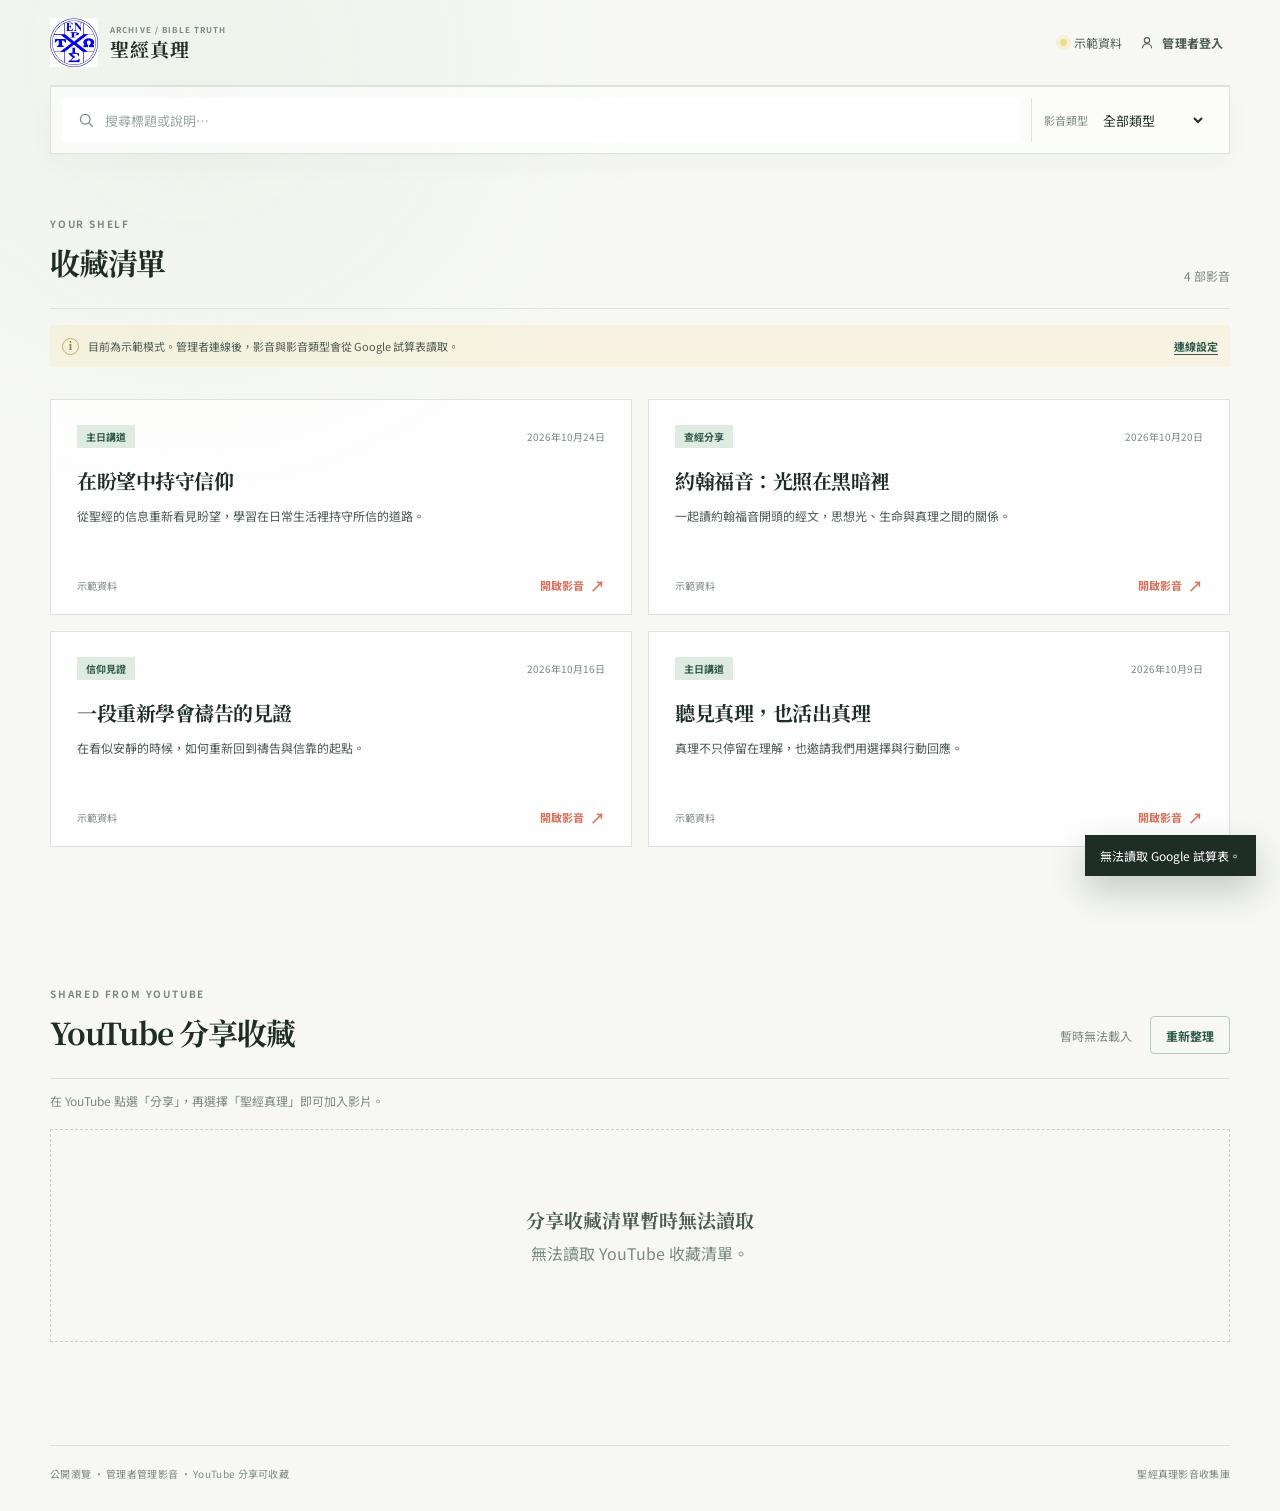
<file: index.html>
<!doctype html>
<html lang="zh-Hant">
  <head>
    <meta charset="UTF-8" />
    <meta name="viewport" content="width=device-width, initial-scale=1.0" />
    <meta name="description" content="聖經真理影音收集庫：公開瀏覽、搜尋與依影音類型整理。" />
    <title>聖經真理</title>
    <meta name="theme-color" content="#2f5c4c" />
    <link rel="manifest" href="./manifest.json" />
    <link rel="icon" href="./icons/icon-192.png" type="image/png" />
    <link rel="preconnect" href="https://fonts.googleapis.com" />
    <link rel="preconnect" href="https://fonts.gstatic.com" crossorigin />
    <link href="https://fonts.googleapis.com/css2?family=Noto+Sans+TC:wght@400;500;600;700&family=Noto+Serif+TC:wght@500;600;700;900&display=swap" rel="stylesheet" />
    <link rel="stylesheet" href="./styles.css" />
    <script src="./app.js" defer></script>
  </head>
  <body>
      <div class="app-shell">
      <header class="topbar">
        <a class="brand" href="./" aria-label="回到聖經真理首頁">
          <img class="brand-mark" src="./assets/church-logo.webp" alt="" aria-hidden="true" />
          <span class="brand-text">
            <span class="eyebrow">ARCHIVE / BIBLE TRUTH</span>
            <strong>聖經真理</strong>
          </span>
        </a>
        <div class="top-actions">
          <span id="connectionState" class="status-pill"><span class="status-dot"></span>示範資料</span>
          <button id="loginButton" class="button button-quiet" type="button">
            <svg aria-hidden="true" viewBox="0 0 24 24"><path d="M12 12a4 4 0 1 0 0-8 4 4 0 0 0 0 8Zm7 8a7 7 0 0 0-14 0" /></svg>
            管理者登入
          </button>
          <div id="adminActions" class="admin-actions" hidden>
            <span id="adminName" class="admin-name"></span>
            <button id="logoutButton" class="button button-quiet" type="button">登出</button>
          </div>
        </div>
      </header>

      <main>
        <section class="toolbar" aria-label="影音搜尋與篩選">
          <label class="search-field">
            <svg aria-hidden="true" viewBox="0 0 24 24"><circle cx="11" cy="11" r="6.5" /><path d="m16 16 5 5" /></svg>
            <span class="sr-only">搜尋影音</span>
            <input id="searchInput" type="search" autocomplete="off" placeholder="搜尋標題或說明…" />
          </label>
          <label class="type-field">
            <span class="field-label">影音類型</span>
            <select id="typeFilter" aria-label="依影音類型篩選">
              <option value="all">全部類型</option>
            </select>
          </label>
          <button id="addTypeButton" class="button button-outline admin-only" type="button" hidden>＋ 新增類型</button>
        </section>

        <section class="collection-header">
          <div>
            <p class="eyebrow">YOUR SHELF</p>
            <h2>收藏清單</h2>
          </div>
          <div class="collection-meta">
            <span id="collectionCount">0 部影音</span>
            <button id="addMediaButton" class="button button-primary admin-only" type="button" hidden>＋ 新增影音</button>
          </div>
        </section>

        <div id="demoNotice" class="demo-notice" role="status">
          <span class="notice-icon">i</span>
          <span>目前為示範模式。管理者連線後，影音與影音類型會從 Google 試算表讀取。</span>
          <button id="openSettingsButton" class="text-button" type="button">連線設定</button>
        </div>

        <section id="mediaGrid" class="media-list" aria-live="polite"></section>

        <section class="youtube-share-section" aria-labelledby="youtubeShareHeading">
          <div class="collection-header">
            <div>
              <p class="eyebrow">SHARED FROM YOUTUBE</p>
              <h2 id="youtubeShareHeading">YouTube 分享收藏</h2>
            </div>
            <div class="collection-meta">
              <span id="youtubeShareCount">載入中…</span>
              <button id="youtubeShareRefresh" class="button button-outline" type="button">重新整理</button>
            </div>
          </div>
          <p class="youtube-share-note">在 YouTube 點選「分享」，再選擇「聖經真理」即可加入影片。</p>
          <section id="youtubeShareGrid" class="media-list" aria-live="polite"></section>
        </section>
      </main>

      <footer class="footer">
        <span>公開瀏覽 · 管理者管理影音 · YouTube 分享可收藏</span>
        <span>聖經真理影音收集庫</span>
      </footer>
    </div>

    <div id="modalBackdrop" class="modal-backdrop" hidden>
      <div id="loginModal" class="modal" role="dialog" aria-modal="true" aria-labelledby="loginTitle" hidden>
        <button class="modal-close" data-close-modal aria-label="關閉">×</button>
        <p class="eyebrow accent">MANAGER ACCESS</p>
        <h2 id="loginTitle">管理者登入</h2>
        <p class="modal-intro">登入後才能新增影音與影音類型。管理者名單由 Google 試算表的 <code>Admins</code> 工作表控制。</p>
        <div id="googleSignInButton" class="google-sign-in"></div>
        <div id="loginMessage" class="inline-message" role="status"></div>
        <details class="connection-details" open>
          <summary>第一次使用？先設定連線</summary>
          <div class="form-stack compact-stack">
            <label>Apps Script Web App URL<input id="appsScriptUrlInput" type="url" placeholder="https://script.google.com/macros/s/…/exec" /></label>
            <label>Google OAuth Client ID<input id="googleClientIdInput" type="text" placeholder="1234567890-abc…apps.googleusercontent.com" /></label>
            <button id="saveSettingsButton" class="button button-outline" type="button">儲存連線設定並讀取</button>
            <p class="helper-text">只使用正式 <code>/exec</code> 網址。這兩項設定保存在本瀏覽器，不會寫入公開程式碼。</p>
          </div>
        </details>
        <div class="preview-login">
          <span>本機預覽用</span>
          <button id="demoAdminButton" class="text-button" type="button">進入示範管理者模式</button>
        </div>
      </div>

      <div id="mediaModal" class="modal" role="dialog" aria-modal="true" aria-labelledby="mediaTitle" hidden>
        <button class="modal-close" data-close-modal aria-label="關閉">×</button>
        <p class="eyebrow accent">ADD TO SHELF</p>
        <h2 id="mediaTitle">新增影音</h2>
        <form id="mediaForm" class="form-stack">
          <label>影音網址<span class="required">*</span><input name="url" required type="url" placeholder="https://www.youtube.com/watch?v=…" /><span id="mediaUrlStatus" class="helper-text" role="status"></span></label>
          <label>影音標題<span class="required">*</span><input name="title" required maxlength="120" placeholder="輸入網址後自動帶入，也可自行修改" /></label>
          <label>縮圖網址<input name="thumbnail" type="url" placeholder="輸入影音網址後自動帶入" /><span id="mediaThumbnailStatus" class="helper-text" role="status"></span></label>
          <label>影音類型<span class="required">*</span><select name="type" id="mediaTypeInput" required></select></label>
          <label>簡短說明<textarea name="description" maxlength="300" rows="3" placeholder="輸入 YouTube 網址後自動帶入影片說明，也可自行修改"></textarea><span id="mediaDescriptionStatus" class="helper-text" role="status"></span></label>
          <div class="form-actions"><button class="button button-outline" data-close-modal type="button">取消</button><button id="mediaSubmitButton" class="button button-primary" type="submit">儲存影音</button></div>
        </form>
      </div>

      <div id="typeModal" class="modal" role="dialog" aria-modal="true" aria-labelledby="typeTitle" hidden>
        <button class="modal-close" data-close-modal aria-label="關閉">×</button>
        <p class="eyebrow accent">CATEGORY MANAGEMENT</p>
        <h2 id="typeTitle">新增影音類型</h2>
        <form id="typeForm" class="form-stack">
          <label>類型名稱<span class="required">*</span><input name="name" required maxlength="40" placeholder="例如：主日講道" /></label>
          <div class="form-actions"><button class="button button-outline" data-close-modal type="button">取消</button><button id="typeSubmitButton" class="button button-primary" type="submit">新增類型</button></div>
        </form>
        <div class="type-management">
          <p class="section-label">現有影音類型</p>
          <div id="typeList" class="type-list" aria-live="polite"></div>
        </div>
      </div>
    </div>

    <div id="toast" class="toast" role="status" aria-live="polite"></div>
  </body>
</html>
</file>
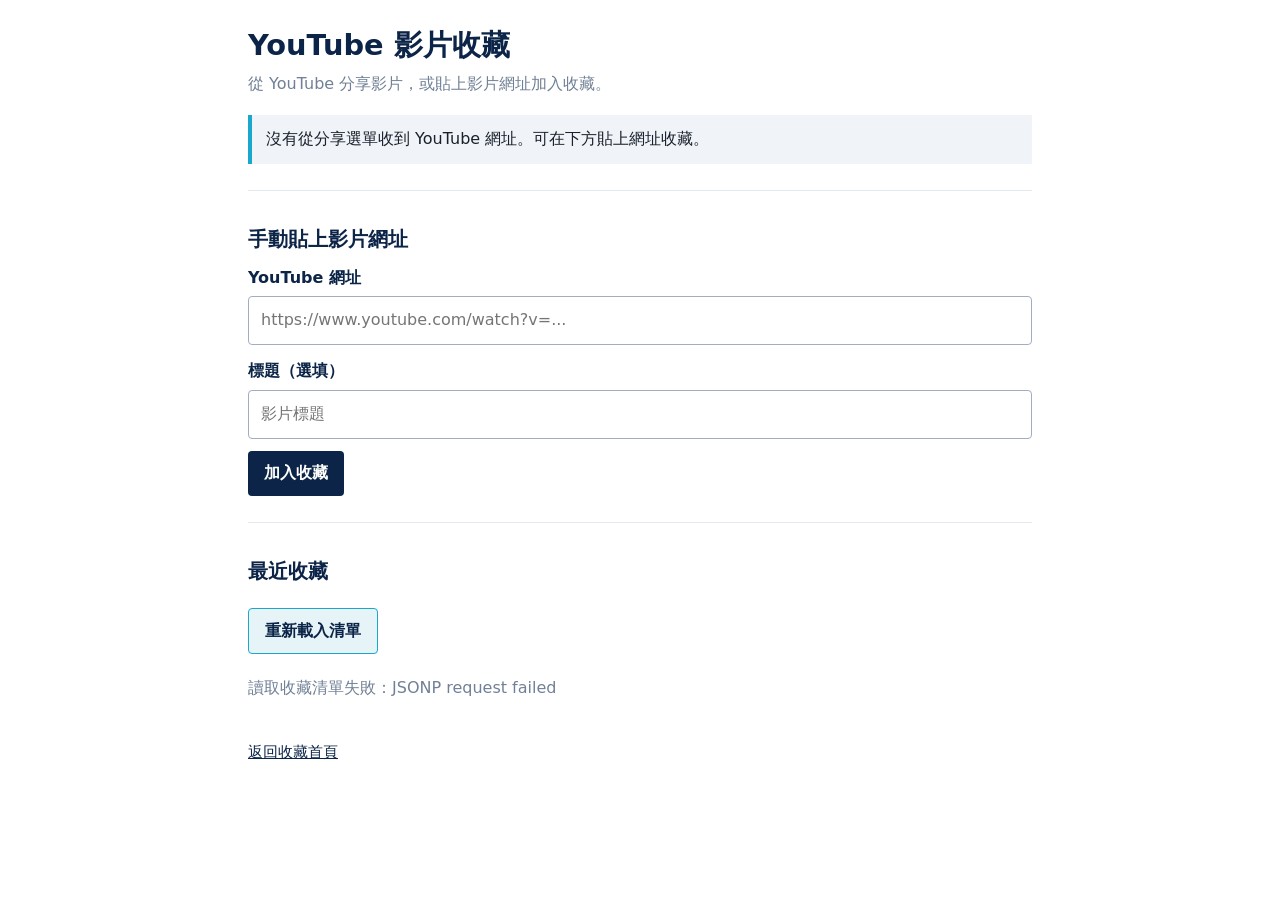
<file: share-target.html>
<!doctype html>
<html lang="zh-Hant">
<head>
  <meta charset="utf-8">
  <meta name="viewport" content="width=device-width, initial-scale=1">
  <meta name="theme-color" content="#0B2447">
  <title>YouTube 影片收藏</title>
  <style>
    :root { color-scheme: light; --navy: #0B2447; --teal: #19A7CE; --ink: #1A202C; --muted: #718096; --line: #E2E8F0; --pale: #F0F4F8; }
    * { box-sizing: border-box; }
    body { margin: 0; background: #fff; color: var(--ink); font: 16px/1.55 system-ui, -apple-system, "Noto Sans TC", sans-serif; }
    main { max-width: 820px; margin: 0 auto; padding: 28px 18px 48px; }
    h1, h2 { color: var(--navy); line-height: 1.25; }
    h1 { margin: 0 0 8px; font-size: 1.8rem; }
    h2 { margin: 28px 0 12px; font-size: 1.25rem; }
    p { margin: 8px 0; }
    .intro, .note { color: var(--muted); }
    .status { margin: 18px 0; min-height: 48px; padding: 12px 14px; border-left: 4px solid var(--teal); background: var(--pale); }
    .status[data-kind="error"] { border-left-color: #A33; }
    .status[data-kind="success"] { border-left-color: #287A55; }
    label { display: block; margin: 14px 0 6px; color: var(--navy); font-weight: 700; }
    input, textarea { width: 100%; padding: 11px 12px; border: 1px solid #A0AEC0; border-radius: 4px; font: inherit; }
    textarea { min-height: 78px; resize: vertical; }
    button { min-height: 44px; margin-top: 12px; padding: 10px 16px; border: 0; border-radius: 4px; background: var(--navy); color: #fff; font: inherit; font-weight: 700; cursor: pointer; }
    button.secondary { background: #E6F4F8; color: var(--navy); border: 1px solid var(--teal); }
    button:disabled { opacity: .65; cursor: wait; }
    .section { border-top: 1px solid var(--line); margin-top: 26px; padding-top: 8px; }
    .record { display: grid; grid-template-columns: 160px 1fr; gap: 14px; padding: 14px 0; border-bottom: 1px solid var(--line); }
    .record img { display: block; width: 160px; aspect-ratio: 16 / 9; object-fit: cover; background: var(--pale); }
    .record-title { color: var(--navy); font-weight: 700; text-decoration: none; }
    .record-meta { margin-top: 5px; color: var(--muted); font-size: .9rem; }
    .empty { color: var(--muted); padding: 14px 0; }
    .footer { margin-top: 26px; font-size: .92rem; }
    .footer a { color: var(--navy); }
    [hidden] { display: none !important; }
    @media (max-width: 560px) {
      main { padding: 22px 14px 36px; }
      .record { grid-template-columns: 112px 1fr; gap: 10px; }
      .record img { width: 112px; }
      h1 { font-size: 1.5rem; }
    }
  </style>
  <link rel="manifest" href="/ytc/manifest.json">
</head>
<body>
  <main>
    <h1>YouTube 影片收藏</h1>
    <p class="intro">從 YouTube 分享影片，或貼上影片網址加入收藏。</p>

    <div id="status" class="status" role="status" aria-live="polite">正在檢查分享內容……</div>

    <section id="share-summary" hidden>
      <p><strong>準備收藏：</strong> <a id="shared-link" href="#" target="_blank" rel="noopener noreferrer">開啟 YouTube 影片</a></p>
      <p id="shared-title" class="note"></p>
    </section>

    <section id="manual-section" class="section" hidden>
      <h2>手動貼上影片網址</h2>
      <form id="manual-form">
        <label for="manual-url">YouTube 網址</label>
        <input id="manual-url" name="url" type="url" inputmode="url" placeholder="https://www.youtube.com/watch?v=..." autocomplete="url" required>
        <label for="manual-title">標題（選填）</label>
        <input id="manual-title" name="title" type="text" maxlength="300" placeholder="影片標題">
        <button id="submit-button" type="submit">加入收藏</button>
      </form>
    </section>

    <section class="section" aria-labelledby="list-heading">
      <h2 id="list-heading">最近收藏</h2>
      <button id="refresh-button" class="secondary" type="button">重新載入清單</button>
      <div id="records" aria-live="polite"></div>
    </section>

    <p class="footer"><a href="/ytc/">返回收藏首頁</a></p>
  </main>

  <script>
    // 此範例直接呼叫公開部署的 Apps Script。若把本頁放到公開 GitHub Pages，
    // 任何訪客都能從原始碼看到此網址並呼叫 API；請勿用於敏感資料。
    const APPS_SCRIPT_URL = 'https://script.google.com/macros/s/AKfycbywcOy4bzGTVUpCd6pJi92rwbAHz5Sy5uHYfy9-p9QP23nfL-FaWTt5Fbns4iT2Gde4/exec';
    const STATUS_POLL_ATTEMPTS = 24;
    const STATUS_POLL_INTERVAL_MS = 700;

    const statusEl = document.getElementById('status');
    const shareSummaryEl = document.getElementById('share-summary');
    const sharedLinkEl = document.getElementById('shared-link');
    const sharedTitleEl = document.getElementById('shared-title');
    const manualSectionEl = document.getElementById('manual-section');
    const manualFormEl = document.getElementById('manual-form');
    const submitButtonEl = document.getElementById('submit-button');
    const recordsEl = document.getElementById('records');
    let retryRequest = null;

    document.addEventListener('DOMContentLoaded', initialize);

    async function initialize() {
      document.getElementById('refresh-button').addEventListener('click', loadRecords);
      manualFormEl.addEventListener('submit', onManualSubmit);

      const share = readShareParameters();
      if (share.url) {
        manualSectionEl.hidden = true;
        shareSummaryEl.hidden = false;
        sharedLinkEl.href = share.url;
        sharedLinkEl.textContent = share.url;
        sharedTitleEl.textContent = share.title || '分享內容未提供標題；收藏時會以影片 ID 作為預設標題。';
        await submitVideo(share);
      } else {
        manualSectionEl.hidden = false;
        setStatus('沒有從分享選單收到 YouTube 網址。可在下方貼上網址收藏。', 'info');
      }

      await loadRecords();
    }

    function readShareParameters() {
      const params = new URLSearchParams(window.location.search);
      const sharedTitle = (params.get('title') || '').trim();
      const sharedText = (params.get('text') || '').trim();
      const sharedUrl = (params.get('url') || '').trim();
      const url = findYouTubeUrl(sharedUrl) || findYouTubeUrl(sharedText) || findYouTubeUrl(sharedTitle);
      const title = sharedTitle || removeUrlFromText(sharedText, url);
      return { url, title, text: sharedText };
    }

    function findYouTubeUrl(value) {
      const text = String(value || '').trim();
      if (!text) return '';

      const candidates = [];
      if (/^https?:\/\//i.test(text)) candidates.push(text);
      const matches = text.match(/https?:\/\/(?:www\.|m\.|music\.)?(?:youtube\.com|youtu\.be)\/[^\s<>"'`]+/ig) || [];
      candidates.push(...matches);

      for (const candidate of candidates) {
        const cleaned = candidate.replace(/[),.;!?]+$/, '');
        if (parseYouTubeVideoId(cleaned)) return cleaned;
      }
      return '';
    }

    function parseYouTubeVideoId(value) {
      try {
        const parsed = new URL(value);
        const host = parsed.hostname.toLowerCase().replace(/^www\./, '');
        const validHost = ['youtube.com', 'm.youtube.com', 'music.youtube.com', 'youtu.be'].includes(host);
        if (!validHost || !['http:', 'https:'].includes(parsed.protocol)) return '';

        let id = '';
        if (host === 'youtu.be') {
          id = parsed.pathname.split('/').filter(Boolean)[0] || '';
        } else if (parsed.pathname === '/watch') {
          id = parsed.searchParams.get('v') || '';
        } else {
          const parts = parsed.pathname.split('/').filter(Boolean);
          if (['shorts', 'embed', 'live'].includes(parts[0])) id = parts[1] || '';
        }
        return /^[A-Za-z0-9_-]{11}$/.test(id) ? id : '';
      } catch (error) {
        return '';
      }
    }

    function removeUrlFromText(text, url) {
      if (!text) return '';
      return text.replace(url || /https?:\/\/\S+/ig, '').replace(/\s+/g, ' ').trim();
    }

    async function onManualSubmit(event) {
      event.preventDefault();
      const url = findYouTubeUrl(document.getElementById('manual-url').value);
      if (!url) {
        setStatus('網址格式不正確，請貼上有效的 YouTube 影片連結。', 'error');
        return;
      }
      const title = document.getElementById('manual-title').value.trim();
      shareSummaryEl.hidden = false;
      sharedLinkEl.href = url;
      sharedLinkEl.textContent = url;
      sharedTitleEl.textContent = title || '';
      await submitVideo({ url, title, text: '' });
      await loadRecords();
    }

    async function submitVideo(share) {
      const videoId = parseYouTubeVideoId(share.url);
      if (!videoId) {
        setStatus('無法辨識這個 YouTube 網址。', 'error');
        return;
      }

      const request = {
        action: 'add',
        requestId: createRequestId(),
        url: share.url,
        title: share.title || '',
        text: share.text || '',
        category: '',
        note: ''
      };
      retryRequest = request;
      submitButtonEl.disabled = true;
      setStatus('已送出收藏請求，正在確認試算表寫入結果……', 'info');

      try {
        // Apps Script 的 POST 回應在跨網域 no-cors 模式下不可讀；
        // 所以只將 POST 視為「已送出」，再用唯讀 JSONP status 查詢明確結果。
        await fetch(APPS_SCRIPT_URL, {
          method: 'POST',
          mode: 'no-cors',
          headers: { 'Content-Type': 'text/plain;charset=utf-8' },
          body: JSON.stringify(request)
        });
        await pollRequestStatus(request);
      } catch (error) {
        setStatus('目前無法確認伺服器回應。請稍後按「重試確認」；系統會沿用同一 requestId，降低重複新增風險。', 'error');
        showRetryButton();
      } finally {
        submitButtonEl.disabled = false;
      }
    }

    async function pollRequestStatus(request) {
      for (let attempt = 0; attempt < STATUS_POLL_ATTEMPTS; attempt++) {
        if (attempt > 0) await sleep(STATUS_POLL_INTERVAL_MS);
        let status;
        try {
          status = await jsonp({
            action: 'status',
            requestId: request.requestId
          });
        } catch (error) {
          continue;
        }

        if (status.state === 'done' && status.result && status.result.ok) {
          const result = status.result;
          setStatus(result.duplicate ? '這部影片已經收藏過。' : '收藏成功，影片已寫入 Google 試算表。', 'success');
          removeRetryButton();
          await loadRecords();
          return;
        }
        if (status.state === 'error') {
          const message = status.result && status.result.error ? status.result.error : 'Apps Script 回報處理失敗。';
          setStatus('收藏未完成：' + message, 'error');
          showRetryButton();
          return;
        }
      }

      setStatus('請求已送出，但暫時未取得寫入確認。先不要重複分享同一影片；可按「重試確認」查詢同一筆請求。', 'error');
      showRetryButton();
    }

    function jsonp(params) {
      return new Promise((resolve, reject) => {
        const callbackName = 'ytcb_' + Date.now() + '_' + Math.random().toString(36).slice(2, 9);
        const query = new URLSearchParams({ ...params, callback: callbackName, _: String(Date.now()) });
        const script = document.createElement('script');
        const timeout = window.setTimeout(() => finish(new Error('JSONP timeout')), 10000);

        function cleanup() {
          window.clearTimeout(timeout);
          delete window[callbackName];
          script.remove();
        }
        function finish(error, data) {
          cleanup();
          if (error) reject(error);
          else resolve(data);
        }

        window[callbackName] = data => finish(null, data);
        script.onerror = () => finish(new Error('JSONP request failed'));
        script.src = APPS_SCRIPT_URL + '?' + query.toString();
        document.head.appendChild(script);
      });
    }

    async function loadRecords() {
      recordsEl.replaceChildren(makeTextElement('p', '正在讀取收藏清單……', 'empty'));
      try {
        const data = await jsonp({ action: 'list' });
        if (!data || !data.ok) throw new Error((data && data.error) || '清單讀取失敗');
        renderRecords(Array.isArray(data.records) ? data.records : []);
      } catch (error) {
        recordsEl.replaceChildren(makeTextElement('p', '讀取收藏清單失敗：' + (error.message || '請稍後重試。'), 'empty'));
      }
    }

    function renderRecords(records) {
      recordsEl.replaceChildren();
      if (!records.length) {
        recordsEl.appendChild(makeTextElement('p', '目前還沒有收藏影片。', 'empty'));
        return;
      }

      records.forEach(record => {
        const row = document.createElement('article');
        row.className = 'record';

        const image = document.createElement('img');
        image.src = record.thumbnailUrl || (record.videoId ? 'https://i.ytimg.com/vi/' + encodeURIComponent(record.videoId) + '/hqdefault.jpg' : '');
        image.alt = '';
        image.loading = 'lazy';
        image.addEventListener('error', () => { image.hidden = true; }, { once: true });

        const details = document.createElement('div');
        const link = document.createElement('a');
        link.className = 'record-title';
        link.href = record.url || '#';
        link.target = '_blank';
        link.rel = 'noopener noreferrer';
        link.textContent = record.title || ('YouTube 影片 ' + (record.videoId || ''));

        const meta = document.createElement('div');
        meta.className = 'record-meta';
        meta.textContent = [record.date, record.channel, record.category, record.watchStatus].filter(Boolean).join(' · ');

        details.append(link, meta);
        if (record.note) details.appendChild(makeTextElement('p', record.note, 'record-meta'));
        row.append(image, details);
        recordsEl.appendChild(row);
      });
    }

    function makeTextElement(tag, text, className) {
      const element = document.createElement(tag);
      element.textContent = text;
      if (className) element.className = className;
      return element;
    }

    function setStatus(message, kind) {
      statusEl.textContent = message;
      statusEl.dataset.kind = kind || 'info';
    }

    function createRequestId() {
      if (window.crypto && typeof window.crypto.randomUUID === 'function') return window.crypto.randomUUID();
      return 'yt_' + Date.now() + '_' + Math.random().toString(36).slice(2, 14);
    }

    function showRetryButton() {
      removeRetryButton();
      const button = document.createElement('button');
      button.type = 'button';
      button.className = 'secondary';
      button.id = 'retry-button';
      button.textContent = '以同一請求重試';
      button.addEventListener('click', async () => {
        if (!retryRequest) return;
        button.disabled = true;
        setStatus('使用原 requestId 重送並確認結果……', 'info');
        try {
          await fetch(APPS_SCRIPT_URL, {
            method: 'POST',
            mode: 'no-cors',
            headers: { 'Content-Type': 'text/plain;charset=utf-8' },
            body: JSON.stringify(retryRequest)
          });
          await pollRequestStatus(retryRequest);
        } catch (error) {
          setStatus('仍無法連線或確認結果；稍後可再用同一請求重試。', 'error');
        } finally {
          button.disabled = false;
        }
      });
      statusEl.insertAdjacentElement('afterend', button);
    }

    function removeRetryButton() {
      const button = document.getElementById('retry-button');
      if (button) button.remove();
    }

    function sleep(ms) {
      return new Promise(resolve => window.setTimeout(resolve, ms));
    }
  </script>
</body>
</html>
</file>
<file: styles.css>
:root {
  --ink: #1f2d27;
  --ink-soft: #4c5b54;
  --muted: #7c8982;
  --line: #dce3de;
  --paper: #f7f8f4;
  --surface: #ffffff;
  --sage: #dfeae1;
  --sage-deep: #2f5c4c;
  --coral: #d7735d;
  --yellow: #f0d98c;
  --shadow: 0 20px 50px rgba(26, 53, 42, 0.08);
  font-family: "Noto Sans TC", system-ui, sans-serif;
  color: var(--ink);
  background: var(--paper);
}

* { box-sizing: border-box; }
html { min-width: 320px; background: var(--paper); }
body { margin: 0; min-height: 100vh; background: radial-gradient(circle at 15% 4%, #eef3eb 0, transparent 28rem), var(--paper); }
button, input, select, textarea { font: inherit; }
button, a { -webkit-tap-highlight-color: transparent; }
button { cursor: pointer; }
button:focus-visible, a:focus-visible, input:focus-visible, select:focus-visible, textarea:focus-visible { outline: 3px solid rgba(215, 115, 93, 0.35); outline-offset: 3px; }
[hidden] { display: none !important; }

.app-shell { width: min(1180px, calc(100% - 56px)); margin: 0 auto; }
.topbar { min-height: 86px; display: flex; align-items: center; justify-content: space-between; gap: 24px; border-bottom: 1px solid var(--line); }
.brand { display: inline-flex; align-items: center; gap: 12px; color: inherit; text-decoration: none; }
.brand-mark { display: block; flex: 0 0 auto; width: 48px; height: 49px; object-fit: contain; }
.brand-text { display: flex; flex-direction: column; line-height: 1.15; }
.brand-text strong { font-family: "Noto Serif TC", serif; font-size: 19px; letter-spacing: 0.06em; }
.eyebrow { margin: 0 0 9px; color: var(--muted); font-size: 10px; font-weight: 700; letter-spacing: 0.18em; }
.brand-text .eyebrow { margin-bottom: 4px; font-size: 8px; letter-spacing: 0.14em; }
.accent { color: var(--coral); }
.top-actions, .admin-actions { display: flex; align-items: center; gap: 10px; }
.status-pill { display: inline-flex; align-items: center; gap: 7px; color: var(--ink-soft); font-size: 12px; }
.status-dot { width: 7px; height: 7px; border-radius: 50%; background: var(--yellow); box-shadow: 0 0 0 4px rgba(240, 217, 140, 0.28); }
.status-pill.connected .status-dot { background: #56a57a; box-shadow: 0 0 0 4px rgba(86, 165, 122, 0.18); }
.button { display: inline-flex; align-items: center; justify-content: center; gap: 7px; min-height: 38px; padding: 0 15px; border: 1px solid transparent; border-radius: 4px; font-size: 12px; font-weight: 700; letter-spacing: 0.01em; transition: transform 160ms ease, background 160ms ease, border-color 160ms ease; }
.button:hover { transform: translateY(-1px); }
.button svg { width: 16px; height: 16px; fill: none; stroke: currentColor; stroke-width: 1.7; }
.button-primary { color: #fff; background: var(--sage-deep); }
.button-primary:hover { background: #234c3d; }
.button-outline { color: var(--sage-deep); border-color: #b8cabc; background: transparent; }
.button-outline:hover { background: var(--sage); }
.button-quiet { color: var(--ink-soft); background: transparent; border-color: transparent; padding-right: 6px; padding-left: 6px; }
.button-quiet:hover { color: var(--sage-deep); background: rgba(223, 234, 225, 0.65); }
.admin-name { max-width: 140px; overflow: hidden; color: var(--sage-deep); font-size: 12px; font-weight: 700; text-overflow: ellipsis; white-space: nowrap; }

.hero-section { display: flex; align-items: flex-end; justify-content: space-between; gap: 40px; min-height: 344px; padding: 76px 0 65px; }
.hero-copy { max-width: 750px; }
.hero-copy h1 { margin: 0; font-family: "Noto Serif TC", serif; font-size: clamp(46px, 7.4vw, 90px); font-weight: 900; letter-spacing: -0.08em; line-height: 1.09; }
.hero-copy h1 em { color: var(--sage-deep); font-style: normal; }
.hero-lede { max-width: 440px; margin: 28px 0 0 7px; color: var(--ink-soft); font-size: 14px; line-height: 1.9; }
.hero-note { display: flex; align-items: flex-start; gap: 13px; min-width: 132px; padding-bottom: 4px; color: var(--coral); font-family: "Noto Serif TC", serif; font-size: 13px; line-height: 1.75; transform: rotate(-4deg); }
.note-line { display: block; width: 27px; height: 1px; margin-top: 9px; background: var(--coral); }

.toolbar { display: flex; align-items: stretch; gap: 12px; padding: 11px; border: 1px solid var(--line); background: rgba(255, 255, 255, 0.64); box-shadow: 0 10px 24px rgba(44, 70, 58, 0.03); }
.search-field { display: flex; align-items: center; flex: 1; min-width: 180px; gap: 10px; padding: 0 14px; background: var(--surface); border: 1px solid transparent; }
.search-field:focus-within { border-color: #aac2b0; }
.search-field svg { width: 18px; height: 18px; flex: 0 0 auto; fill: none; stroke: var(--muted); stroke-width: 1.6; }
.search-field input { width: 100%; height: 42px; padding: 0; border: 0; outline: none; color: var(--ink); background: transparent; font-size: 13px; }
.search-field input::placeholder { color: #9ba6a0; }
.type-field { display: flex; align-items: center; gap: 8px; padding: 0 12px; border-left: 1px solid var(--line); }
.field-label { color: var(--muted); font-size: 11px; white-space: nowrap; }
.type-field select, .form-stack select { min-width: 110px; height: 40px; padding: 0 25px 0 3px; border: 0; color: var(--ink); background: transparent; outline: 0; font-size: 13px; }
.toolbar .button { align-self: center; white-space: nowrap; }

.collection-header { display: flex; align-items: flex-end; justify-content: space-between; gap: 24px; padding: 62px 0 24px; border-bottom: 1px solid var(--line); }
.collection-header h2 { margin: 0; font-family: "Noto Serif TC", serif; font-size: 30px; letter-spacing: -0.04em; }
.collection-meta { display: flex; align-items: center; gap: 18px; color: var(--muted); font-size: 12px; }

.demo-notice { display: flex; align-items: center; gap: 9px; min-height: 42px; margin: 16px 0 14px; padding: 0 12px; color: var(--ink-soft); background: rgba(240, 217, 140, 0.18); font-size: 11px; }
.notice-icon { display: grid; place-items: center; width: 17px; height: 17px; flex: 0 0 auto; border: 1px solid #c8ad58; border-radius: 50%; color: #a1822e; font-family: serif; font-size: 12px; font-weight: 700; }
.text-button { margin-left: auto; padding: 0; border: 0; color: var(--sage-deep); background: transparent; font-size: 11px; font-weight: 700; text-decoration: underline; text-underline-offset: 3px; }
.text-button:hover { color: var(--coral); }

.media-list { display: grid; grid-template-columns: repeat(2, minmax(0, 1fr)); gap: 16px; padding: 18px 0 75px; }
.media-card { display: flex; flex-direction: column; min-height: 216px; padding: 25px 26px 21px; border: 1px solid var(--line); background: rgba(255, 255, 255, 0.82); transition: transform 180ms ease, box-shadow 180ms ease, border-color 180ms ease; }
.media-card:hover { border-color: #b7ccbc; box-shadow: var(--shadow); transform: translateY(-3px); }
.media-thumb { display: block; overflow: hidden; aspect-ratio: 16 / 9; margin: -25px -26px 20px; background: #e7eee9; }
.media-thumb-link { color: inherit; cursor: pointer; }
.media-thumb-link img { transition: transform 180ms ease; }
.media-thumb-link:hover img { transform: scale(1.025); }
.media-thumb img { display: block; width: 100%; height: 100%; object-fit: cover; }
.card-topline { display: flex; align-items: center; justify-content: space-between; gap: 14px; }
.type-tag { display: inline-flex; align-items: center; min-height: 23px; padding: 0 9px; color: var(--sage-deep); background: var(--sage); font-size: 10px; font-weight: 700; }
.card-date { color: var(--muted); font-size: 10px; }
.media-card h3 { margin: 18px 0 10px; font-family: "Noto Serif TC", serif; font-size: 20px; line-height: 1.45; letter-spacing: -0.025em; }
.media-card p { display: -webkit-box; overflow: hidden; margin: 0; color: var(--ink-soft); font-size: 12px; line-height: 1.75; -webkit-box-orient: vertical; -webkit-line-clamp: 2; line-clamp: 2; }
.card-footer { display: flex; align-items: center; justify-content: space-between; gap: 10px; margin-top: auto; padding-top: 22px; }
.card-actions { display: inline-flex; align-items: center; gap: 12px; }
.card-source { color: var(--muted); font-size: 10px; }
.card-edit { padding: 4px 0; border: 0; color: var(--sage-deep); background: transparent; font-size: 11px; font-weight: 700; }
.card-edit:hover { color: var(--coral); }
.card-edit:disabled { opacity: 0.55; cursor: wait; }
.card-delete { padding: 4px 0; border: 0; color: var(--muted); background: transparent; font-size: 11px; font-weight: 700; }
.card-delete:hover { color: var(--coral); }
.card-delete:disabled { opacity: 0.55; cursor: wait; }
.watch-link { display: inline-flex; align-items: center; gap: 6px; color: var(--coral); font-size: 11px; font-weight: 700; text-decoration: none; }
.watch-link::after { content: "↗"; font-size: 15px; line-height: 1; }
.empty-state { grid-column: 1 / -1; padding: 76px 24px; border: 1px dashed #c6d3ca; color: var(--muted); text-align: center; }
.empty-state strong { display: block; margin-bottom: 8px; color: var(--ink-soft); font-family: "Noto Serif TC", serif; font-size: 19px; }

.footer { display: flex; justify-content: space-between; gap: 20px; padding: 20px 0 30px; border-top: 1px solid var(--line); color: var(--muted); font-size: 10px; letter-spacing: 0.03em; }
.sr-only { position: absolute; width: 1px; height: 1px; padding: 0; overflow: hidden; clip: rect(0, 0, 0, 0); white-space: nowrap; border: 0; }

.modal-backdrop { position: fixed; z-index: 20; inset: 0; display: grid; place-items: center; padding: 22px; background: rgba(24, 41, 33, 0.42); backdrop-filter: blur(5px); }
.modal { position: relative; width: min(100%, 470px); max-height: calc(100vh - 44px); overflow: auto; padding: 35px; background: var(--surface); box-shadow: 0 30px 70px rgba(17, 33, 26, 0.25); }
.modal h2 { margin: 0; font-family: "Noto Serif TC", serif; font-size: 28px; letter-spacing: -0.04em; }
.modal-intro { margin: 12px 0 24px; color: var(--ink-soft); font-size: 12px; line-height: 1.8; }
.modal-close { position: absolute; top: 15px; right: 17px; width: 30px; height: 30px; padding: 0; border: 0; color: var(--muted); background: transparent; font-size: 25px; font-weight: 300; line-height: 1; }
.google-sign-in { min-height: 40px; margin: 0 0 11px; }
.inline-message { min-height: 18px; margin: 8px 0; color: var(--coral); font-size: 11px; line-height: 1.6; }
.connection-details { margin-top: 18px; border-top: 1px solid var(--line); padding-top: 17px; }
.connection-details summary { color: var(--sage-deep); cursor: pointer; font-size: 12px; font-weight: 700; }
.form-stack { display: grid; gap: 15px; margin-top: 18px; }
.compact-stack { gap: 10px; }
.form-stack label { display: grid; gap: 7px; color: var(--ink-soft); font-size: 11px; font-weight: 700; }
.form-stack input, .form-stack textarea { width: 100%; padding: 11px 12px; border: 1px solid var(--line); border-radius: 2px; color: var(--ink); background: #fbfcfa; outline: none; font-size: 13px; font-weight: 400; }
.form-stack input:focus, .form-stack textarea:focus, .form-stack select:focus { border-color: #8cad98; box-shadow: 0 0 0 3px rgba(140, 173, 152, 0.14); }
.form-stack textarea { resize: vertical; line-height: 1.6; }
.form-stack select { width: 100%; height: 42px; padding: 0 10px; border: 1px solid var(--line); background: #fbfcfa; }
.required { color: var(--coral); }
.helper-text { margin: 0; color: var(--muted); font-size: 10px; line-height: 1.6; }
.form-actions { display: flex; justify-content: flex-end; gap: 9px; margin-top: 4px; }
.preview-login { display: flex; align-items: center; justify-content: space-between; gap: 10px; margin-top: 25px; padding-top: 14px; border-top: 1px solid var(--line); color: var(--muted); font-size: 10px; }
.preview-login .text-button { margin-left: 0; }
.type-management { margin-top: 25px; border-top: 1px solid var(--line); padding-top: 17px; }
.section-label { margin: 0 0 9px; color: var(--muted); font-size: 10px; font-weight: 700; letter-spacing: 0.08em; }
.type-list { display: grid; gap: 7px; }
.type-row { display: flex; align-items: center; justify-content: space-between; gap: 12px; min-height: 34px; padding: 0 10px; border: 1px solid var(--line); color: var(--ink-soft); background: #fbfcfa; font-size: 12px; }
.type-row-actions { display: inline-flex; align-items: center; gap: 12px; }
.type-edit { padding: 4px 0; border: 0; color: var(--sage-deep); background: transparent; font-size: 11px; font-weight: 700; }
.type-edit:hover { color: var(--coral); }
.type-edit:disabled { opacity: 0.55; cursor: wait; }
.type-delete { padding: 4px 0; border: 0; color: var(--muted); background: transparent; font-size: 11px; font-weight: 700; }
.type-delete:hover { color: var(--coral); }
.type-delete:disabled { opacity: 0.55; cursor: wait; }
code { padding: 2px 4px; color: var(--sage-deep); background: var(--sage); font-family: ui-monospace, monospace; font-size: 0.9em; }
.toast { position: fixed; z-index: 30; right: 24px; bottom: 24px; max-width: min(340px, calc(100% - 48px)); padding: 12px 15px; color: #fff; background: var(--ink); box-shadow: 0 15px 35px rgba(20, 38, 29, 0.22); font-size: 12px; opacity: 0; pointer-events: none; transform: translateY(10px); transition: opacity 180ms ease, transform 180ms ease; }
.toast.show { opacity: 1; transform: translateY(0); }

@media (max-width: 760px) {
  .app-shell { width: min(100% - 32px, 600px); }
  .topbar { min-height: 74px; }
  .top-actions { gap: 5px; }
  .status-pill { display: none; }
  .button-quiet { font-size: 11px; }
  .hero-section { display: block; min-height: auto; padding: 58px 0 48px; }
  .hero-copy h1 { font-size: clamp(44px, 14vw, 70px); }
  .hero-lede { margin-top: 22px; font-size: 13px; }
  .hero-note { margin: 31px 0 0 7px; }
  .toolbar { display: grid; grid-template-columns: 1fr 1fr; }
  .search-field { grid-column: 1 / -1; }
  .type-field { border-left: 0; border-top: 1px solid var(--line); }
  .toolbar .button { min-height: 40px; }
  .collection-header { align-items: flex-start; padding-top: 44px; }
  .collection-meta { flex-direction: column; align-items: flex-end; gap: 12px; }
  .media-list { grid-template-columns: 1fr; }
  .footer { display: block; line-height: 1.8; }
  .footer span { display: block; }
  .footer span + span { margin-top: 4px; }
}

.youtube-share-section { margin-top: 10px; padding-bottom: 28px; }
.youtube-share-section .collection-header { padding-top: 54px; }
.youtube-share-note { margin: 12px 0 0; color: var(--muted); font-size: 12px; line-height: 1.7; }

@media (max-width: 460px) {
  .brand-mark { width: 42px; height: 43px; }
  .brand-text .eyebrow { display: none; }
  .brand-text strong { font-size: 17px; }
  .admin-name { display: none; }
  .hero-copy h1 { letter-spacing: -0.1em; }
  .demo-notice { align-items: flex-start; padding: 11px 12px; line-height: 1.6; }
  .demo-notice .text-button { align-self: center; }
  .modal { padding: 28px 22px; }
}
</file>
